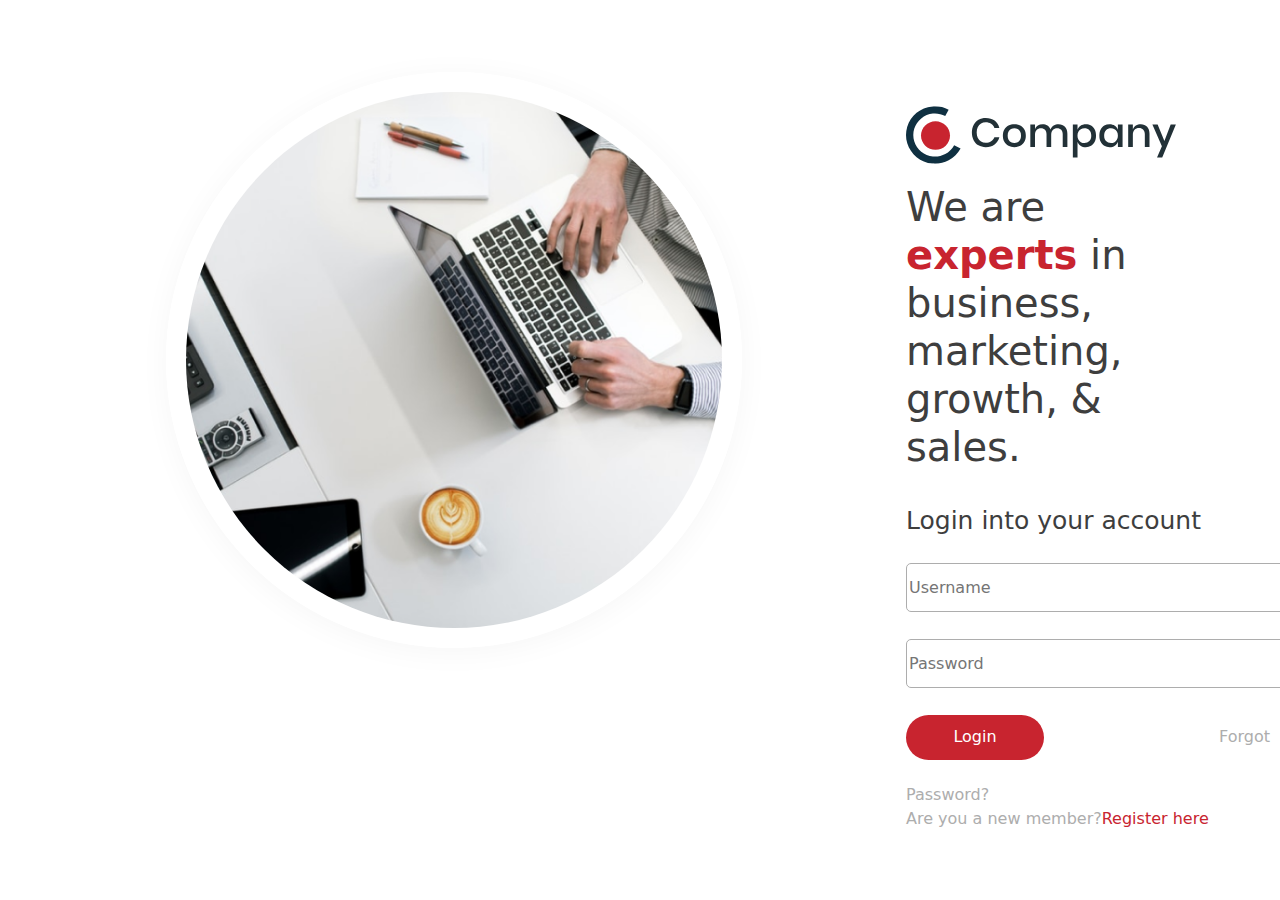
<file: index.html>
<!DOCTYPE html>
<html lang="en">

<head>
    <meta charset="UTF-8">
    <meta http-equiv="X-UA-Compatible" content="IE=edge">
    <meta name="viewport" content="width=device-width, initial-scale=1.0">
    <link rel="stylesheet" href="css/style.css">
    <link rel="stylesheet" href="css/bootstrap.min.css">
    <title>Login Page</title>
</head>

<body>
    <div class="main">
        <div class="left">
            <div class="image-left">
                <img src="./images/hero-image.png" alt="">
            </div>
        </div>
        <div class="right">
            <div class="logo">
                <img src="./images/header-logo.svg" alt="">
            </div>
            <div class="main-text">
                <h2>We are <span style="font-weight: 700;color:#C8242F">experts</span> in business, marketing, growth, &
                    sales.</h2>
            </div>
            <div class="secondary-text">
                <p>Login into your account</p>
            </div>
            <div class="form">
                <input type="text" placeholder="Username" name="Username">
                <input type="password" placeholder="Password" name="Password">
            </div>
            <div class="login-btn">
                <button>Login</button>
                <a href="#"><span>Forgot Password?</span></a>
            </div>
            <div class="member-text">
                <p><span>Are you a new member?</span></p>
                <a href="#">Register here</a>
            </div>

        </div>
    </div>
</body>

</html>
</file>
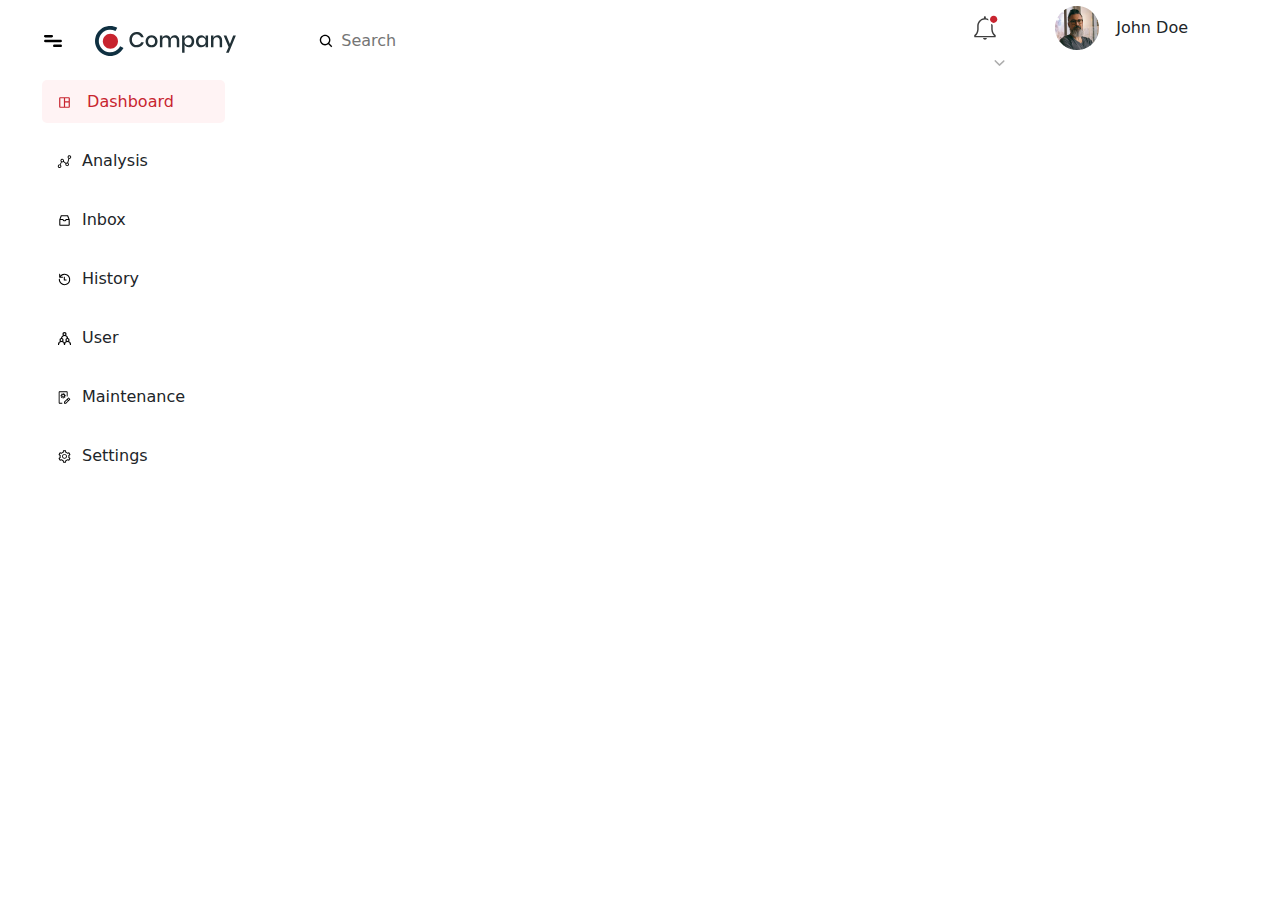
<file: dashboard.html>
<!DOCTYPE html>
<html lang="en">

<head>
    <meta charset="UTF-8">
    <meta http-equiv="X-UA-Compatible" content="IE=edge">
    <meta name="viewport" content="width=device-width, initial-scale=1.0">
    <link rel="stylesheet" href="css/style.css">
    <link rel="stylesheet" href="css/bootstrap.min.css">
    <title>Dashboard</title>
</head>

<body>
    <div class="container-fluid">
        <div class="row row-one">
            <div class="col">
                <img src="./images/menu-bar.svg" alt="menubar" class="menubtn">
                <img src="./images/header-logo.svg" alt="header logo" class="header-logo">
                <img src="./images/search-icon.svg" alt="search" class="search">
                <input type="text" placeholder="Search" name="Search" class="dashboard-search">
            </div>

            <div class="col-3">
                <img src="./images/notification-icon.svg" alt="notification" class="notification">
                <p class="inline-text">
                    <span><img src="./images/profile.png" alt="profile" class="profile"></span> John Doe
                    <span><img src="./images/select-downward.svg" alt="select-downward" class="select-downward"></span>
                </p>
            </div>

        </div>
        <div class="row">
            <div class="col-2">
                <div>
                    <p class="selected item"> <span><img src="./images/dashboard-active.svg" alt=""
                                class="dashboard-image-left"></span> Dashboard </p>
                </div>
                <div>
                    <p class="item"><span><img src="./images/graph-default.svg" alt=""
                                class="dashboard-image-left"></span>Analysis</p>
                </div>
                <div>
                    <p class="item"><span><img src="./images/inbox-default.svg" alt=""
                                class="dashboard-image-left"></span>Inbox</p>
                </div>
                <div>
                    <p class="item"><span><img src="./images/clock-default.svg" alt=""
                                class="dashboard-image-left"></span>History</p>
                </div>
                <div>
                    <p class="item"><span><img src="./images/user-default.svg" alt=""
                                class="dashboard-image-left"></span>User</p>
                </div>
                <div>
                    <p class="item"><span><img src="./images/maintenance-default.svg" alt=""
                                class="dashboard-image-left"></span>Maintenance</p>
                </div>
                <div>
                    <p class="item"><span><img src="./images/setting-default.svg" alt=""
                                class="dashboard-image-left"></span>Settings</p>
                </div>

            </div>
            
        </div>
    </div>
</body>

</html>
</file>
<file: css/style.css>
.main {
    display: flex;
}

.left {
    width: 576px;
    margin-left: 166px;
}

.image-left img {
    margin-top: 72px;
    width: 576px;
    height: 576px;
    box-shadow: 0px 4px 31px #0000000A;
    border: 20px solid #FFFFFF;
    border-radius: 50%;
    opacity: 1;
}

.right {
    margin-left: 164px;
}

.logo img {
    width: 272px;
    height: 58px;
    margin-top: 106px;
}

.main-text h2 {
    font-size: 40px;
    color: #3E3E3E;
    margin-right: 130px;
    margin-top: 19px;
    margin-bottom: 31px;
    font-family: system-ui, -apple-system, BlinkMacSystemFont, 'Segoe UI', Roboto, Oxygen, Ubuntu, Cantarell, 'Open Sans', 'Helvetica Neue', sans-serif;
}

.secondary-text p {
    font-family: system-ui, -apple-system, BlinkMacSystemFont, 'Segoe UI', Roboto, Oxygen, Ubuntu, Cantarell, 'Open Sans', 'Helvetica Neue', sans-serif;
    font-size: 25px;
    color: #3E3E3E;
    font-weight: 500;
    margin-bottom: 23px;
}

.form input {
    width: 429px;
    height: 49px;
    background: #FFFFFF 0% 0% no-repeat padding-box;
    border: 1px solid #ADADAD;
    border-radius: 5px;
    opacity: 1;
    margin-bottom: 27px;
}

.login-btn button {
    width: 138px;
    height: 45px;
    background: #C8242F 0% 0% no-repeat padding-box;
    border-radius: 23px;
    opacity: 1;
    color: white;
    border: none;
    margin-bottom: 23px;
}

.login-btn a {
    text-decoration: none;
    margin-left: 170px;
}

.member-text {
    display: flex;
}

.member-text a {
    text-decoration: none;
    color: #C8242F;
}

span {
    color: #ADADAD;
}


/* DASHBOEARD */

.row-one {
    display: flex;
    align-items: center;
    height: 80px;
}

.menubtn {
    margin-left: 29px;
    margin-right: 25px;
}

.search {
    width: 16px;
    height: 16px;
    margin-left: 76px;
}

.notification {
    height: 26px;
    width: 26px;
}

.select-downward {
    height: 20px;
    width: 25px;
    margin-right: 44px;
    margin-left: 15px;
}

.inline-text {
    display: inline;
}

.profile {
    margin-left: 52px;
    margin-right: 12px;
}

.dashboard-image-left {
    height: 15px;
    width: 15px;
    margin-right: 10px;

}

.selected {
    width: 183px;
    height: 43px;
    background: #FFF3F4 0% 0% no-repeat padding-box;
    border-radius: 5px;
    opacity: 1;
    padding: 10px 15px;
    margin-left: 30px;
    color: #C8242F;
}

.item {
    padding: 10px 15px;
    margin-left: 30px;
    width: 183px;
    height: 43px;

}

.main-content {
    background-color: #FAFAFA;
}

.dashboard-search {
    width: 429px;
    height: 49px;
    border: none;

}
</file>
